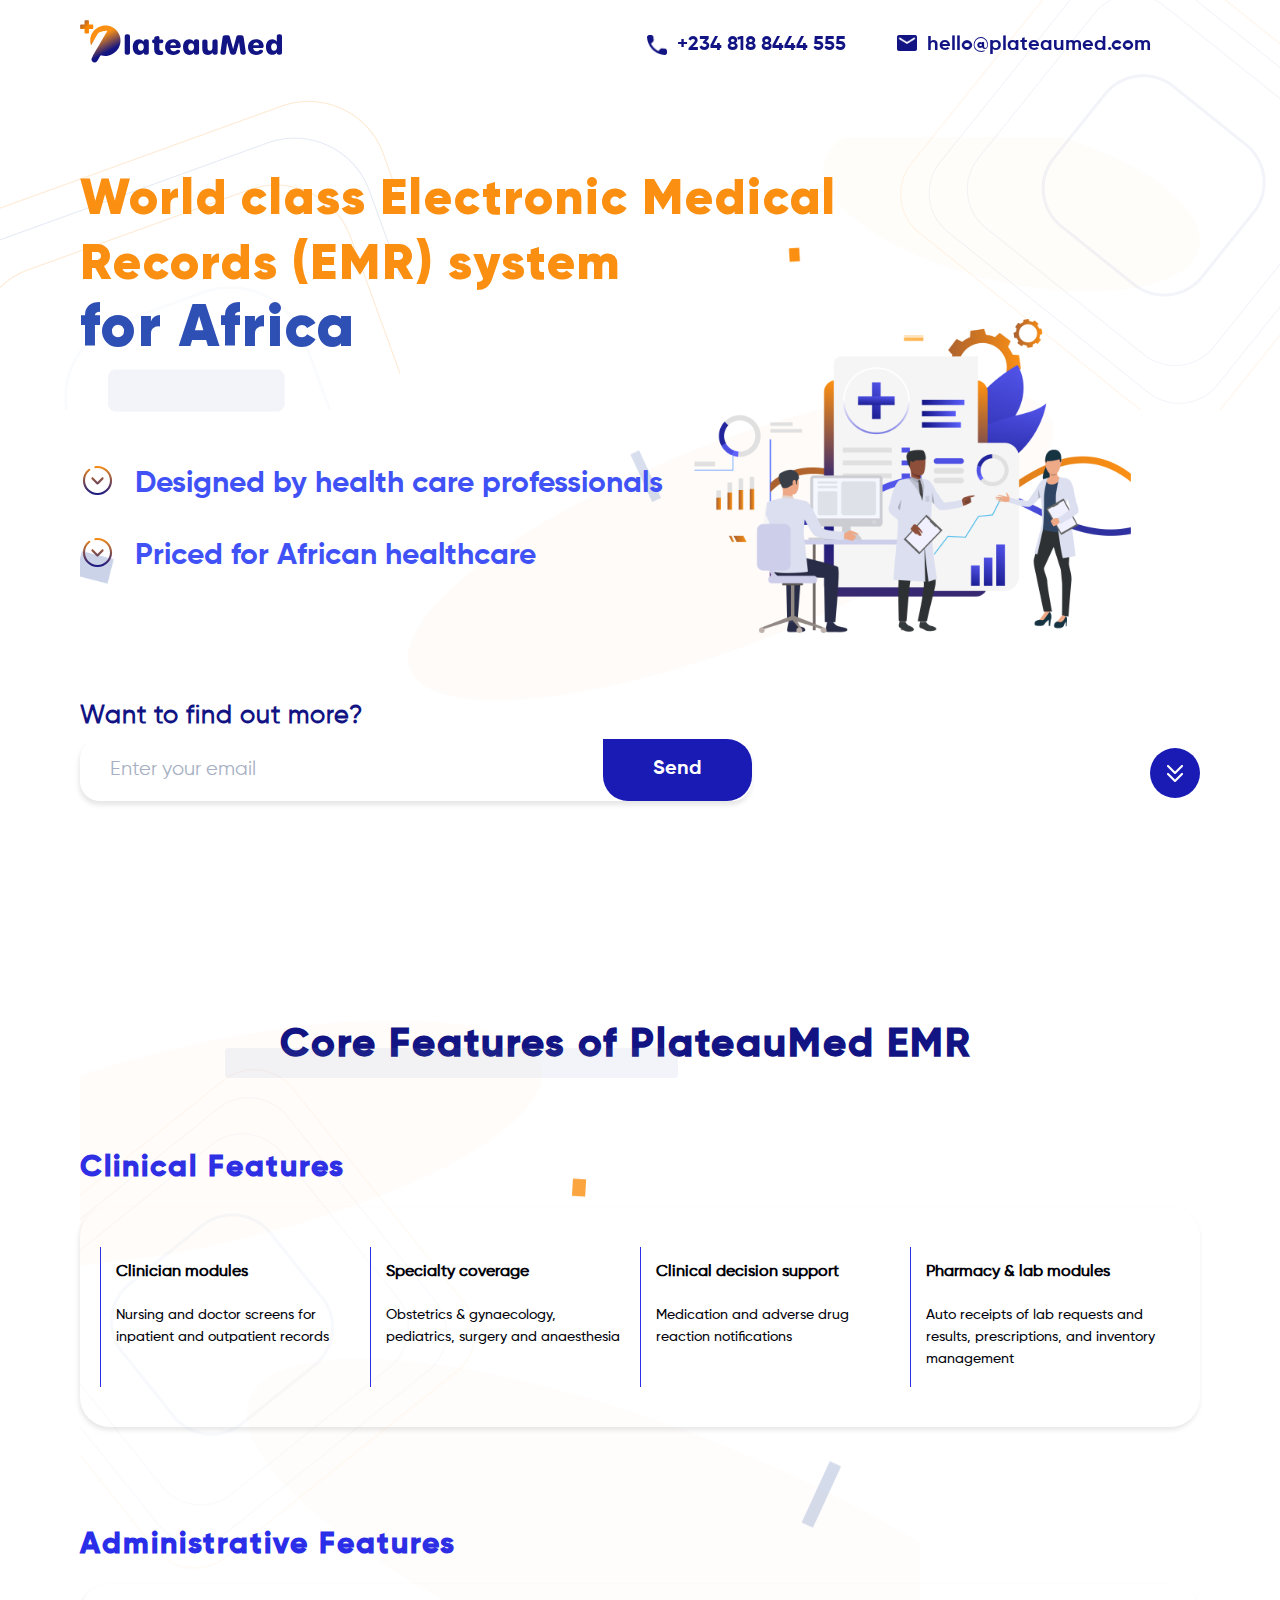
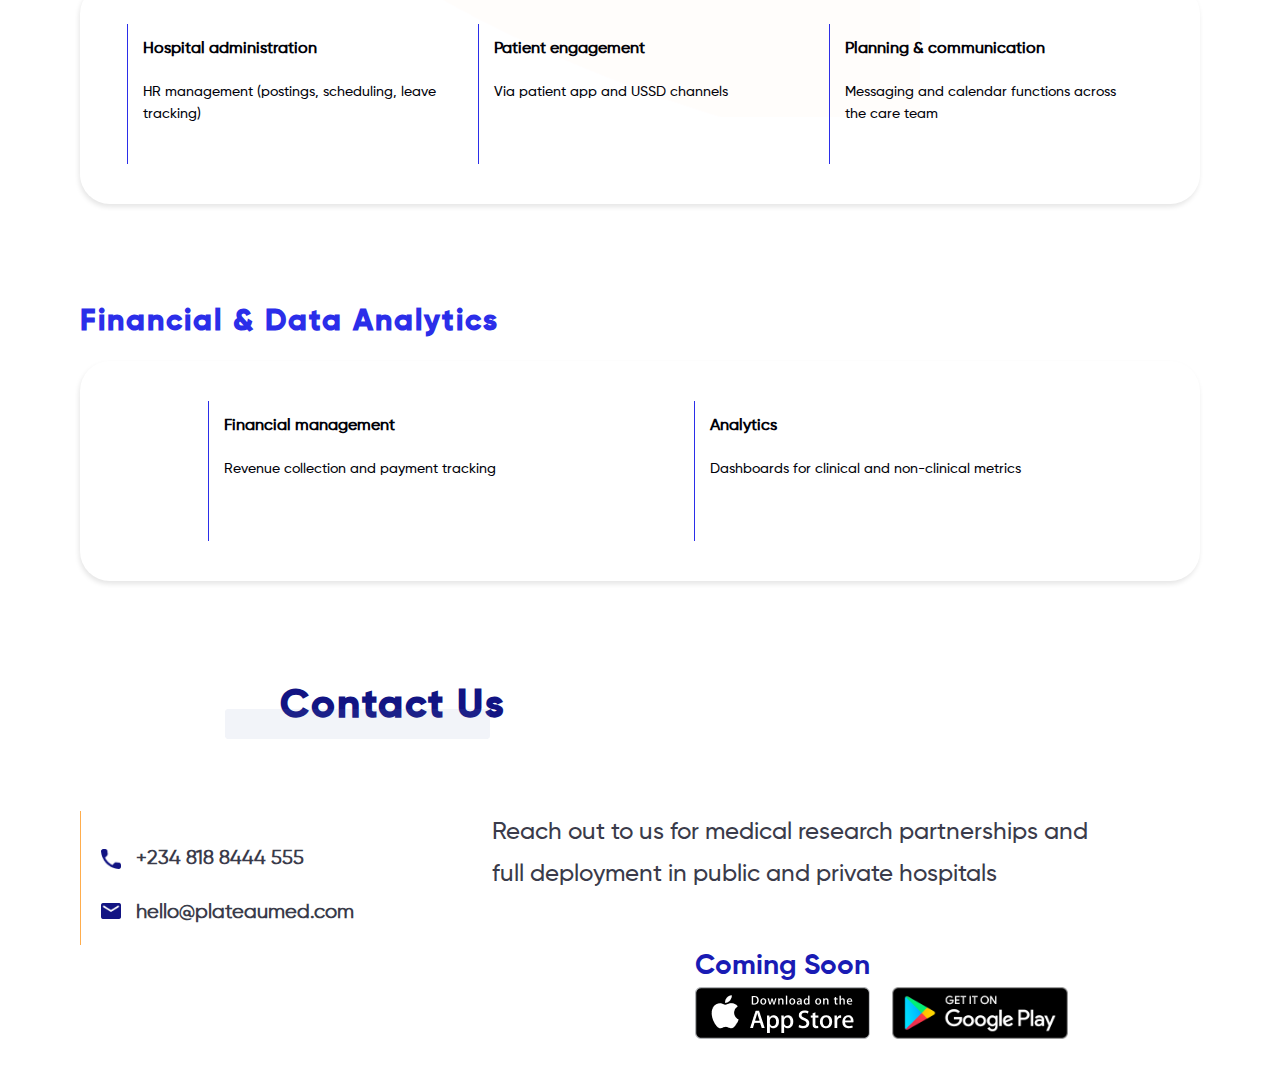
<file: index.html>
<!DOCTYPE html>
<html lang="en">
	<head>
		<meta charset="UTF-8" />
		<meta http-equiv="X-UA-Compatible" content="IE=edge" />
		<meta name="viewport" content="width=device-width, initial-scale=1.0" />
		<link rel="icon" type="image/png" href="img/favicon.png" />
		<meta name="theme-color" content="#ffffff" />
		<link rel="stylesheet" href="css/index.css" />
		<title>PlateauMed</title>
	</head>
	<body>
		<div class="squares-bg"></div>
		<div class="squares-bg-r"></div>
		<nav id="nav" class="nav-container">
			<a href=""
				><img
					class="plateaumed-logo"
					src="img/plateaumed-logo.svg"
					alt="plateaumed-logo"
			/></a>
			<div class="nav-contact-us">
				<p><i class="plateaumed-phone"></i>+234 818 8444 555</p>
				<p><i class="plateaumed-email"></i>hello@plateaumed.com</p>
			</div>
		</nav>
		<div class="plateaumed-container">
			<header class="plateaumed-header">
				<div>
					<h1>
						World class Electronic Medical <br />
						Records (EMR) system
					</h1>
					<p class="plateaumed-africa-text">for Africa</p>
				</div>
				<ul class="plateaumed-header-bullets">
					<li>
						<i class="arrow-down"></i>Designed by health care professionals
					</li>
					<li><i class="arrow-down"></i>Priced for African healthcare</li>
				</ul>
				<div class="plateaumed-header-background"></div>
				<div class="header-contact-us">
					<div class="header-contact-us-wrapper">
						<div class="header-contact-us-entry">
							<p>Want to find out more?</p>
							<br />
							<div>
								<input
									type="email"
									placeholder="Enter your email"
									name="email"
									id="email"
									required
								/>
								<button id="send-mail">Send</button>
							</div>
							<br />
						</div>
						<button id="scroll-btn" class="scroll-down-btn">
							<i class="chevron-double-down"></i>
						</button>
					</div>
					<p id="plateaumed-notify">Your email has been successfully sent!</p>
				</div>
			</header>
			<section id="core-features" class="core-features">
				<div class="anon-bg"></div>
				<h2 class="core-features-header-text">
					Core Features of PlateauMed EMR
					<img src="img/core-features-bg.png" alt="" />
				</h2>
				<div class="clinical-features">
					<h3>Clinical Features</h3>
					<div class="features-wrapper">
						<div class="plateaumed-features">
							<h4>Clinician modules</h4>
							<br />
							<p>
								Nursing and doctor screens for inpatient and outpatient records
							</p>
						</div>
						<div class="plateaumed-features">
							<h4>Specialty coverage</h4>
							<br />
							<p>
								Obstetrics & gynaecology, pediatrics, surgery and anaesthesia
							</p>
						</div>
						<div class="plateaumed-features">
							<h4>Clinical decision support</h4>
							<br />
							<p>Medication and adverse drug reaction notifications</p>
						</div>
						<div class="plateaumed-features">
							<h4>Pharmacy & lab modules</h4>
							<br />
							<p>
								Auto receipts of lab requests and results, prescriptions, and
								inventory management
							</p>
						</div>
					</div>
				</div>

				<div class="administrative-features">
					<h3>Administrative Features</h3>
					<div class="features-wrapper">
						<div class="plateaumed-features">
							<h4>Hospital administration</h4>
							<br />
							<p>HR management (postings, scheduling, leave tracking)</p>
						</div>
						<div class="plateaumed-features">
							<h4>Patient engagement</h4>
							<br />
							<p>Via patient app and USSD channels</p>
						</div>
						<div class="plateaumed-features">
							<h4>Planning & communication</h4>
							<br />
							<p>Messaging and calendar functions across the care team</p>
						</div>
					</div>
				</div>

				<div class="financial-analytics">
					<h3>Financial & Data Analytics</h3>
					<div class="features-wrapper">
						<div class="plateaumed-features">
							<h4>Financial management</h4>
							<br />
							<p>Revenue collection and payment tracking</p>
						</div>
						<div class="plateaumed-features">
							<h4>Analytics</h4>
							<br />
							<p>Dashboards for clinical and non-clinical metrics</p>
						</div>
					</div>
				</div>
			</section>
			<footer class="plateaumed-footer">
				<h2 class="contact-us-header-text">
					Contact Us <img src="img/contact-us-bg.png" alt="" />
				</h2>
				<div class="footer-contact-container">
					<div class="plateaumed-footer-contact">
						<p>
							<i class="plateaumed-phone plateaumed-phone-small"></i>&nbsp;+234
							818 8444 555
						</p>
						<br />
						<br />
						<p>
							<i class="plateaumed-email plateaumed-phone-small"></i
							>&nbsp;hello@plateaumed.com
						</p>
					</div>
					<p class="reach-out">
						Reach out to us for medical research partnerships and full
						deployment in public and private hospitals
					</p>
				</div>
				<div class="badge-container">
					<div class="badge-wrapper">
						<p>Coming Soon</p>
						<div>
							<img src="img/appstore-badge.png" alt="appstore-badge" />
							<img src="img/google-play-badge.png" alt="googleplay-badge" />
						</div>
					</div>
				</div>
			</footer>
		</div>

		<script src="js/index.js"></script>
	</body>
</html>
</file>
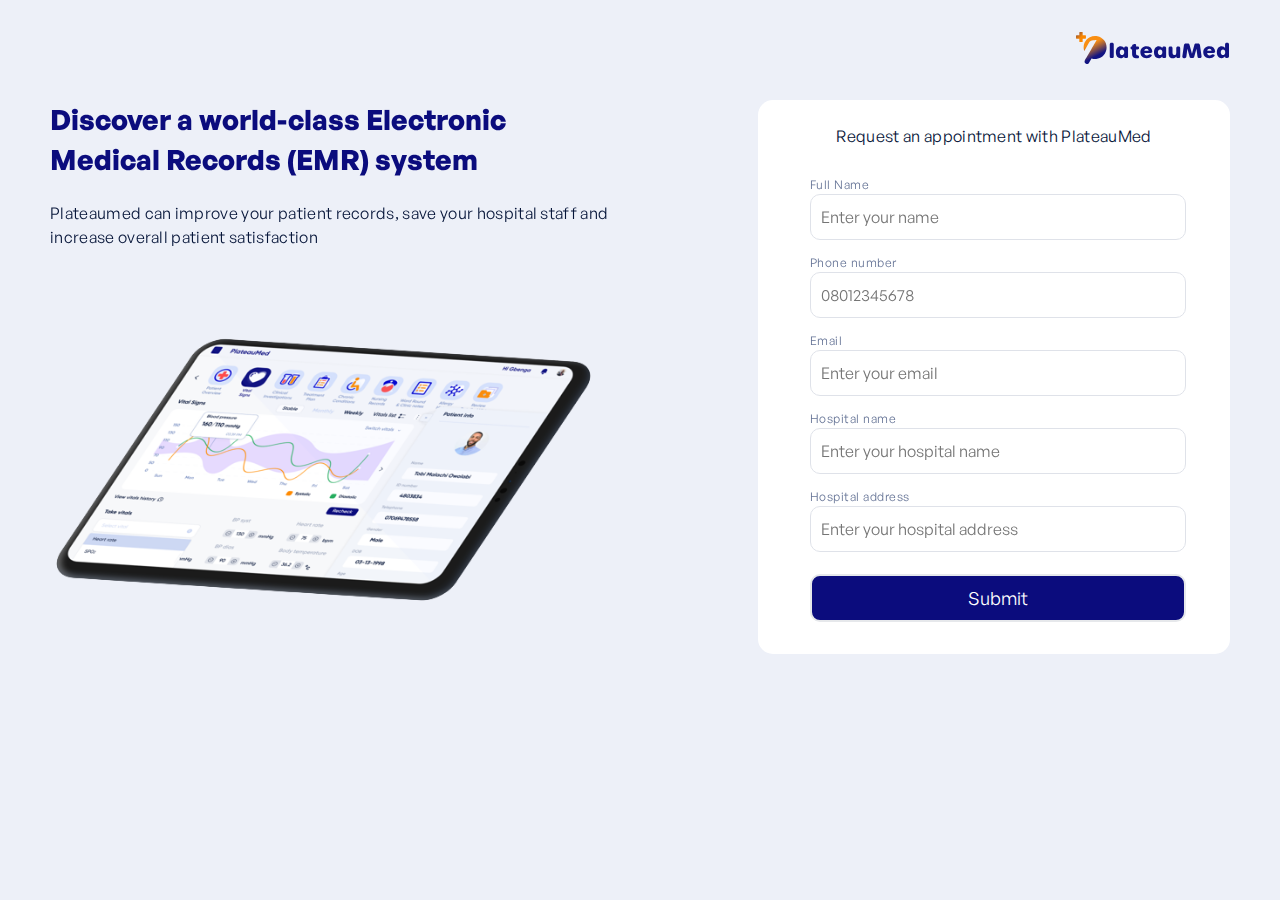
<file: appointment/index.html>
<!DOCTYPE html>
<html lang="en">
  <head>
    <meta charset="UTF-8" />
    <meta http-equiv="X-UA-Compatible" content="IE=edge" />
    <meta name="viewport" content="initial-scale=1, width=device-width" />
    <title>PlateauMed</title>
    <!-- css -->
    <link rel="stylesheet" href="../appointment/styles.css" />
    <!-- font awesome -->
    <link
      rel="stylesheet"
      href="https://cdnjs.cloudflare.com/ajax/libs/font-awesome/4.7.0/css/font-awesome.min.css"
    />
  </head>
  <body>
  <div id="overlay"></div>

  <div id="calendly-popup" class="modal-container" hidden>
   </div>
  <div class="modal modal-container" id="modal" hidden>
    <div class="modal-header">
      <img src="../img/check.png" alt="check mark"/>
      <div class="title">Appointment booked successfully</div>
    </div>
    <div class="modal-body">
     <p> You have successfully booked an appointment and your
      request is being processed</p>
    </div>
    <div class="modal-footer">
      <button id="close-modal">
        Close &times;
      </button>
    </div>

  </div>

  <div class="page-container">
      <nav id="nav" class="nav-container">
        <a href=""
          ><img
            class="plateaumed-logo"
            src="../img/Plateaumed logo.svg"
            alt="plateaumed-logo"
        /></a>
      </nav>
      <div class="wrapper">
        <div class="site">
          <header style="color: #0b0c7d">
            Discover a world-class Electronic <br />
            Medical Records (EMR) system
          </header>
          <h4 id="site">
            Plateaumed can improve your patient records, save your hospital
            staff
            and increase overall patient satisfaction
          </h4>
          <div class="image">
            <img src="../img/tabled.png" alt="" class="img" />
          </div>
        </div>
        <div class="row">
          <div class="column">
            <div class="container" id="form">
              <div class="header">
                <h4 id="text">Request an appointment with PlateauMed</h4>
              </div>
              <form id="real-form" class="form">
                <div class="form-control">
                  <label for="username">Full Name</label>
                  <input
                    type="text"
                    placeholder="Enter your name"
                    id="username"
                    required
                  />

                  <small>Error message</small>
                </div>
                <div class="form-control">
                  <label for="phonenumber">Phone number</label>
                  <input
                    type="phonenumber"
                    placeholder="08012345678"
                    id="phone"
                    required
                  />

                  <small>Error message</small>
                </div>
                <div class="form-control">
                  <label for="email">Email</label>
                  <input
                          type="email"
                          placeholder="Enter your email"
                          id="email"
                          required
                  />

                  <small>Error message</small>
                </div>
                <div class="form-control">
                  <label for="hospital">Hospital name</label>
                  <input
                    type="hospital"
                    placeholder="Enter your hospital name"
                    id="hospital"
                    required
                  />

                  <small>Error message</small>
                </div>
                <div class="form-control">
                  <label for="address">Hospital address</label>
                  <input
                    type="address"
                    placeholder="Enter your hospital address"
                    id="address"
                    required
                  />

                  <small>Error message</small>
                </div>
                <div class="form-control submit-button">
                  <button type="submit">Submit</button>
                </div>

              </form>

            </div>
          </div>
        </div>
      </div>
    </div>

    <script src="../appointment/index.js"></script>
    <script type="text/javascript" src="https://assets.calendly.com/assets/external/widget.js"></script>
  </body>
</html>
</file>
<file: css/index.css>
@font-face {
	font-family: 'GilroyBlack';
	src: url('../fonts/Gilroy-Black.woff') format('woff');
}

@font-face {
	font-family: 'GilroyBold';
	src: url('../fonts/Gilroy-Bold.woff') format('woff');
}

@font-face {
	font-family: 'GilroySemibold';
	src: url('../fonts/Gilroy-Semibold.woff') format('woff');
}

@font-face {
	font-family: 'GilroyHeavy';
	src: url('../fonts/Gilroy-Heavy.woff') format('woff');
}

@font-face {
	font-family: 'GilroyMedium';
	src: url('../fonts/Gilroy-Medium.woff') format('woff');
}

@font-face {
	font-family: 'GilroyRegular';
	src: url('../fonts/Gilroy-Regular.woff') format('woff');
}

body,
html {
	font-size: 62.5%;
	padding: 0;
	margin: 0;
	box-sizing: border-box;
	background-color: #fff;
	font-family: 'GilroyRegular';
}

*,
*:before,
*:after {
	box-sizing: inherit;
}

::-webkit-scrollbar {
	display: none;
}

h1,
h2,
h3,
h4,
p {
	margin: 0;
}

.plateaumed-container {
	padding: 0 8rem 3rem 8rem;
}

.nav-container {
	position: fixed;
	padding: 2rem 8rem;
	width: 100%;
	z-index: 100;
}

.plateaumed-logo {
	height: 5rem;
}

.nav-contact-us {
	float: right;
	clear: right;
}

.nav-contact-us p {
	color: #121483;
	font-size: 2rem;
	line-height: 3rem;
	font-family: 'GilroyBold';
	display: inline-flex;
	align-items: center;
	justify-content: center;
	padding-top: 1rem;
	margin-right: 4.9rem;
}

.nav-contact-us .plateaumed-phone,
.nav-contact-us .plateaumed-email {
	height: 2rem;
	width: 2rem;
	margin-right: 1rem;
	display: inline-block;
	text-align: center;
}

.plateaumed-email {
	background-image: url('../img/email-icon.png');
	background-repeat: no-repeat;
	background-size: contain;
}
.plateaumed-phone {
	background-image: url('../img/telephone-icon.png');
	background-repeat: no-repeat;
	background-size: contain;
}

.plateaumed-header {
	position: relative;
	width: 100%;
	height: 100vh;
	padding: 13rem 0 5rem 0;
	background-image: url('../img/header-background.png');
	background-size: contain;
	background-repeat: no-repeat;
	background-position: center;
	display: flex;
	flex-direction: column;
	justify-content: space-around;
}

.squares-bg {
	position: absolute;
	top: -10%;
	left: 0;
	background-image: url('../img/sqaures.png');
	height: 50rem;
	width: 40rem;
}

.squares-bg-r {
	position: absolute;
	top: -10%;
	right: 0;
	background-image: url('../img/squares-r.png');
	height: 50rem;
	width: 40rem;
}

.plateaumed-header h1,
.plateaumed-header .plateaumed-africa-text {
	position: relative;
	font-size: 6rem;
	letter-spacing: 0.2rem;
	line-height: 6.5rem;
	font-family: 'GilroyBlack';
	display: inline-flex;
}

.plateaumed-header h1 {
	color: #fa8f12;
	width: 75%;
	word-break: break-word;
}

.plateaumed-header .plateaumed-africa-text {
	color: #2e4fb4;
	margin-bottom: 2.5rem;
	width: 42%;
}

.plateaumed-header-bullets {
	list-style: none;
	margin: 0;
	padding-inline-start: 0;
	display: flex;
	flex-direction: column;
	align-items: flex-start;
	justify-content: center;
}

.plateaumed-header-bullets li {
	font-size: 3.5rem;
	line-height: 4.2rem;
	font-family: 'GilroyBold';
	color: #4052f6;
	/* background: -webkit-linear-gradient(90deg, #4052f6, #515bae);
	background: -webkit-gradient(
		linear,
		left top,
		left bottom,
		color-stop(0%, #4052f6),
		color-stop(100%, #515bae)
	);
	background: -moz-linear-gradient(90deg, #4052f6, #515bae);
	background: -ms-linear-gradient(90deg, #4052f6, #515bae);
	background: -o-linear-gradient(90deg, #4052f6, #515bae);
	filter: progid:DXImageTransform.Microsoft.Gradient(startColorStr='#4052f6', endColorStr='#515bae', GradientType=0);
	-ms-filter: "progid:DXImageTransform.Microsoft.Gradient(startColorStr='#4052f6', endColorStr='#515bae', GradientType=0)";
	background: linear-gradient(90deg, #4052f6, #515bae);
	background-clip: text;
	-webkit-background-clip: text;
	-webkit-text-fill-color: transparent; */
	display: flex;
	align-items: flex-start;
	justify-content: flex-start;
	margin-bottom: 3rem;
}

.plateaumed-header-bullets .arrow-down {
	height: 3.5rem;
	width: 3.5rem;
	background-image: url('../img/ArrowDownCircle.svg');
	background-size: contain;
	background-repeat: no-repeat;
	margin-right: 2rem;
	display: inline-block;
}

.plateaumed-header-background {
	background-image: url('../img/header-image.svg');
	background-size: contain;
	background-repeat: no-repeat;
	background-position: center;
	display: none;
	width: 100%;
}

.header-contact-us {
	display: flex;
	flex-direction: column;
	align-items: flex-start;
}

.header-contact-us .header-contact-us-wrapper {
	display: flex;
	align-items: flex-end;
	justify-content: space-between;
	width: 100%;
	margin-top: 2rem;
	margin-bottom: 0.5rem;
}

.header-contact-us .header-contact-us-entry {
	width: 60%;
	display: flex;
	flex-direction: column;
	justify-content: space-between;
}

.header-contact-us .header-contact-us-entry p {
	font-size: 2.5rem;
	font-family: 'GilroyRegular';
	font-weight: 600;
	color: #121483;
	line-height: 3rem;
	letter-spacing: 0.1rem;
}

.header-contact-us .header-contact-us-entry div {
	position: relative;
	width: 100%;
}

.header-contact-us .header-contact-us-entry div input[type='email'] {
	width: 100%;
	padding: 2rem 18rem 2rem 3rem;
	border-radius: 2rem;
	font-size: 1.8rem;
	font-family: 'GilroyRegular';
	margin: 0;
	outline: 0;
	border: 0;
	box-shadow: -0.1rem 0.4rem 0.5rem rgba(0, 0, 0, 0.1);
}

.header-contact-us .header-contact-us-entry input[type='email']:focus {
	border: 0.2rem solid #191bb4;
}

::placeholder {
	font-size: 2rem;
	color: #a6afc2;
	font-family: 'GilroyRegular';
}

#plateaumed-notify {
	color: #02c22c;
	font-size: 2rem !important;
	margin-left: 2rem;
	display: none;
	font-family: 'GilroySemibold';
}

.header-contact-us .header-contact-us-entry button {
	height: 100%;
	background: #191bb4;
	padding: 1.5rem 5rem;
	border: 0;
	border-top-right-radius: 2.5rem;
	border-bottom-left-radius: 2.5rem;
	border-bottom-right-radius: 2.5rem;
	position: absolute;
	top: 0;
	right: 0;
	font-size: 2rem;
	font-family: 'GilroyBold';
	color: #fff;
	cursor: pointer;
}

.scroll-down-btn {
	display: flex;
	align-items: center;
	justify-content: center;
	margin-bottom: 1rem;
	height: 5rem;
	width: 5rem;
	border-radius: 50%;
	color: #fff;
	border: 0;
	background: #191bb4;
}

.scroll-down-btn .chevron-double-down {
	height: 3.5rem;
	width: 3.5rem;
	display: inline-block;
	background-image: url('../img/chevron-double-down.png');
	background-repeat: no-repeat;
	background-position: center;
	cursor: pointer;
}

.core-features {
	margin-top: 12rem;
	margin-bottom: 10rem;
	position: relative;
}

.anon-bg {
	position: absolute;
	top: 0;
	left: 0;
	width: 75%;
	height: 60%;
	background-image: url('../img/core-features-bg2.png');
	background-repeat: no-repeat;
	object-fit: fill;
}

.core-features-header-text,
.contact-us-header-text {
	position: relative;
	font-size: 4rem;
	font-family: 'GilroyBold';
	letter-spacing: 0.2rem;
	color: #121483;
	margin-left: 20rem;
	margin-bottom: 8rem;
}

.core-features-header-text img,
.contact-us-header-text img {
	height: 3rem;
	position: absolute;
	bottom: -15%;
	left: -6%;
}

.clinical-features,
.administrative-features,
.financial-analytics {
	margin-bottom: 10rem;
}

.clinical-features h3,
.administrative-features h3,
.financial-analytics h3 {
	color: #2b2ee9;
	font-size: 3.4rem;
	letter-spacing: 0.2rem;
	font-family: 'GilroyBold';
	margin-bottom: 2rem;
}

.features-wrapper {
	display: flex;
	align-items: center;
	justify-content: space-evenly;
	box-shadow: -0.1rem 0.3rem 0.5rem rgba(0, 0, 0, 0.1);
	border-radius: 3rem;
	padding: 4rem 2rem;
}

.plateaumed-features {
	display: flex;
	flex-direction: column;
	align-items: flex-start;
	justify-content: flex-start;
	padding: 1.5rem;
	border-left: 0.1rem solid #2b2ee9;
	height: 18rem;
}

.clinical-features .plateaumed-features {
	width: 25%;
}

.administrative-features .plateaumed-features {
	width: 25%;
}

.financial-analytics .plateaumed-features {
	width: 35%;
}

.plateaumed-features h4 {
	font-size: 2rem;
	line-height: 2.5rem;
	font-family: 'GilroyMedium';
	margin-bottom: 1.5rem;
	color: #000109;
}

.plateaumed-features p {
	font-size: 2rem;
	color: #000109;
	font-family: 'GilroyMedium';
}

.footer-contact-container {
	display: flex;
	align-items: flex-start;
	justify-content: space-between;
	width: 92%;
}

.plateaumed-footer-contact {
	border-left: 0.1rem solid #ffad4d;
	padding: 2rem 0 2rem 2rem;
	display: flex;
	flex-direction: column;
	align-items: flex-start;
	justify-content: space-between;
}

.plateaumed-footer div .reach-out {
	color: #3a3b4a;
	font-size: 2.8rem;
	line-height: 4.2rem;
	width: 60%;
	font-family: 'GilroyMedium';
}

.plateaumed-footer-contact p {
	display: flex;
	align-items: center;
	justify-content: space-between;
	color: #3a3b4a;
	font-size: 2rem;
	font-family: 'GilroyRegular';
	font-weight: 600;
	margin-top: 1.5rem;
}

.plateaumed-phone-small {
	height: 2rem;
	width: 2rem;
	margin-right: 1rem;
	display: inline-block;
}

.badge-container {
	display: flex;
	width: 90%;
	flex-direction: column;
	align-items: flex-end;
	justify-content: space-between;
}

.badge-wrapper {
	display: flex;
	flex-direction: column;
	align-items: flex-start;
}

.badge-container p {
	color: #191bb4;
	font-size: 2.8rem;
	line-height: 4.2rem;
	font-family: 'GilroyBold';
}

.badge-container img {
	height: 5.2rem;
	margin-right: 2rem;
}

@media screen and (max-width: 767px) {
	.plateaumed-container {
		padding: 0 2rem 2rem 2rem;
	}

	.squares-bg,
	.squares-bg-r {
		display: none;
	}

	.nav-container {
		width: 100%;
		padding: 1.5rem 2rem;
	}

	.plateaumed-logo {
		height: 2.2rem;
	}

	.nav-contact-us {
		display: none;
	}

	.plateaumed-header {
		margin-bottom: 4rem;
		background: #fff;
		height: fit-content;
		padding: 8rem 0 0rem 0;
	}

	.plateaumed-header h1,
	.plateaumed-header .plateaumed-africa-text {
		font-size: 2.4rem;
		letter-spacing: 0.1rem;
		line-height: 3rem;
	}

	.plateaumed-header h1 {
		margin-right: 0;
		width: 80%;
		display: inline;
	}

	.plateaumed-header h1 br {
		display: inline;
	}

	.plateaumed-header .plateaumed-africa-text {
		color: #2e4fb4;
		width: 51%;
		margin-bottom: 2.5rem;
	}

	.plateaumed-header-bullets {
		margin-bottom: 2.5rem;
	}

	.plateaumed-header-bullets li {
		font-size: 1.6rem;
		line-height: 1.9rem;
	}

	.plateaumed-header-bullets .arrow-down {
		height: 2rem;
		width: 2rem;
		margin-right: 1rem;
	}

	.plateaumed-header-background {
		margin-top: 0;
		display: block;
		height: 30rem;
	}

	.header-contact-us .header-contact-us-wrapper {
		display: block;
		margin-top: 1.5rem;
	}

	.header-contact-us .header-contact-us-entry {
		width: 100%;
	}

	.header-contact-us .header-contact-us-entry p {
		font-size: 1.6rem;
	}

	.header-contact-us .header-contact-us-entry div input[type='email'] {
		width: 100%;
		padding: 1.5rem 12rem 1.5rem 1.5rem;
		border-radius: 1.7rem;
		font-size: 1.6rem;
	}

	::placeholder {
		font-size: 1.4rem;
	}

	.header-contact-us .header-contact-us-entry button {
		padding: 1rem 3.5rem;
		border-top-right-radius: 1.7rem;
		border-bottom-left-radius: 1.7rem;
		border-bottom-right-radius: 1.7rem;
		font-size: 1.6rem;
	}

	#plateaumed-notify {
		font-size: 1.4rem !important;
	}

	.scroll-down-btn {
		display: none;
	}

	.core-features {
		margin-top: 5rem;
		margin-bottom: 2.5rem;
	}

	.core-features-header-text,
	.contact-us-header-text {
		font-size: 1.8rem;
		margin-bottom: 2.5rem;
		margin-left: 1.4rem;
		letter-spacing: 0;
	}

	.core-features-header-text img,
	.contact-us-header-text img {
		height: 1.5rem;
		left: -10%;
	}

	.clinical-features,
	.administrative-features,
	.financial-analytics {
		margin-bottom: 2.5rem;
	}

	.clinical-features .plateaumed-features,
	.administrative-features .plateaumed-features,
	.financial-analytics .plateaumed-features {
		width: 100%;
	}
	.clinical-features h3,
	.administrative-features h3,
	.financial-analytics h3 {
		font-size: 1.6rem;
	}

	.features-wrapper {
		flex-direction: column;
		align-items: flex-start;
		box-shadow: none;
		padding: 1rem 0;
	}

	.plateaumed-features {
		margin-bottom: 2rem;
		height: 12rem;
	}

	.administrative-features .plateaumed-features,
	.financial-analytics .plateaumed-features {
		width: 100%;
	}

	.plateaumed-features h4 {
		font-size: 1.6rem;
	}

	.plateaumed-features p {
		font-size: 1.6rem;
		line-height: 2rem;
	}

	.plateaumed-footer div {
		display: flex;
		flex-direction: column;
		align-items: flex-start;
		justify-content: space-between;
	}

	.plateaumed-footer div .reach-out {
		font-size: 1.6rem;
		margin-bottom: 4rem;
		width: 100%;
	}

	.plateaumed-footer-contact {
		margin-bottom: 4rem;
	}

	.plateaumed-footer-contact p {
		font-size: 1.6rem;
	}

	.plateaumed-phone-small {
		height: 2rem;
		width: 3rem;
	}

	.badge-container {
		float: none;
		display: flex;
		flex-direction: column;
		align-items: flex-start;
		justify-content: space-between;
	}

	.badge-container p {
		font-size: 1.4rem;
		line-height: 2rem;
	}

	.badge-wrapper div {
		display: flex;
		flex-direction: row;
	}

	.badge-container img {
		height: 3.2rem;
		margin-right: 1rem;
	}
}

@media (min-width: 320px) and (max-width: 375px) {
	.plateaumed-header h1 {
		width: 85%;
	}

	.plateaumed-header h1,
	.plateaumed-header .plateaumed-africa-text {
		font-size: 1.7rem;
		letter-spacing: 0.1rem;
		line-height: 2.8rem;
	}
}

@media (min-width: 768px) and (max-width: 1099px) {
	.nav-container {
		padding: 2rem 4.5rem;
	}

	.plateaumed-container {
		padding: 0 4.5rem 2rem 4.5rem;
	}

	.plateaumed-logo {
		height: 3.5rem;
	}

	.nav-contact-us p {
		font-size: 1.4rem;
		margin-right: 1.8rem;
	}

	.nav-contact-us .plateaumed-phone,
	.nav-contact-us .plateaumed-email {
		height: 1.8rem;
		width: 1.8rem;
	}

	.plateaumed-header {
		position: relative;
		width: 100%;
		padding: 10rem 0 4rem 0;
		background-size: contain;
		background-position-y: 20%;
	}

	.squares-bg {
		height: 40rem;
		width: 30rem;
	}

	.squares-bg-r {
		height: 40rem;
		width: 30rem;
	}

	.plateaumed-header h1 {
		width: 92%;
		font-size: 3.8rem;
		line-height: 6rem;
	}

	.plateaumed-header .plateaumed-africa-text {
		font-size: 4.2rem;
	}

	.plateaumed-header-bullets {
		list-style: none;
		margin: 0;
		padding-inline-start: 0;
	}

	.plateaumed-header-bullets li {
		font-size: 2.4rem;
		line-height: 3.4rem;
	}

	.plateaumed-header-bullets .arrow-down {
		height: 3.2rem;
		width: 3.2rem;
	}

	.header-contact-us .header-contact-us-entry p {
		font-size: 2rem;
		line-height: 4rem;
	}

	.header-contact-us .header-contact-us-entry div input[type='email'] {
		width: 100%;
		padding: 2rem 14rem 2rem 2.5rem;
		border-radius: 1.8rem;
		font-size: 1.6rem;
	}

	::placeholder {
		font-size: 1.6rem;
	}

	#plateaumed-notify {
		font-size: 1.8rem !important;
		margin-left: 1.5rem;
	}

	.header-contact-us .header-contact-us-entry button {
		padding: 1.5rem 4rem;
		border: 0;
		border-top-right-radius: 2.2rem;
		border-bottom-left-radius: 2.2rem;
		border-bottom-right-radius: 2.2rem;
		font-size: 1.8rem;
	}

	.scroll-down-btn {
		margin-bottom: 1rem;
		height: 4rem;
		width: 4rem;
	}

	.scroll-down-btn .chevron-double-down {
		height: 2rem;
		width: 2rem;
	}

	.core-features {
		margin-top: 8rem;
		margin-bottom: 6rem;
	}

	.anon-bg {
		width: 70%;
		height: 55%;
	}

	.core-features-header-text,
	.contact-us-header-text {
		font-size: 2.8rem;
		margin-left: 8rem;
		margin-bottom: 7rem;
	}

	.core-features-header-text img,
	.contact-us-header-text img {
		height: 2.2rem;
		bottom: -12%;
		left: -20%;
	}

	.clinical-features,
	.administrative-features,
	.financial-analytics {
		margin-bottom: 8rem;
	}

	.clinical-features h3,
	.administrative-features h3,
	.financial-analytics h3 {
		font-size: 2.4rem;
		margin-bottom: 1.8rem;
	}

	.features-wrapper {
		border-radius: 2.8rem;
		padding: 3.6rem 1.8rem;
	}

	.plateaumed-features {
		padding: 1rem;
		height: 13rem;
	}

	.administrative-features .plateaumed-features {
		width: 28%;
	}

	.financial-analytics .plateaumed-features {
		width: 35%;
	}

	.plateaumed-features h4 {
		font-size: 1.2rem;
		line-height: 2rem;
		margin-bottom: 1.2rem;
	}

	.plateaumed-features p {
		font-size: 1.2rem;
		line-height: 1.8rem;
		font-family: 'GilroyMedium';
	}

	.plateaumed-footer-contact {
		padding: 1.8rem 0 1.8rem 1.8rem;
	}

	.plateaumed-footer div .reach-out {
		font-size: 2rem;
		line-height: 3.4rem;
		width: 60%;
		font-family: 'GilroyMedium';
	}

	.plateaumed-footer-contact p {
		font-size: 1.6rem;
		margin-top: 1.2rem;
	}

	.plateaumed-phone-small {
		height: 2rem;
		width: 2rem;
		margin-right: 1rem;
	}

	.badge-container p {
		font-size: 2.4rem;
		margin-bottom: 1.2rem;
	}

	.badge-container img {
		height: 4.6rem;
		margin-right: 1.8rem;
	}
}

@media (min-width: 1100px) and (max-width: 1280px) {
	.plateaumed-features h4 {
		font-size: 1.6rem;
		line-height: 2rem;
	}

	.plateaumed-features p {
		font-size: 1.4rem;
		line-height: 2.2rem;
		font-family: 'GilroyMedium';
	}

	.plateaumed-footer div .reach-out {
		color: #3a3b4a;
		font-size: 2.4rem !important;
		line-height: 4.2rem;
		width: 60%;
	}
}

@media (min-width: 1100px) and (max-width: 1365px) {
	.plateaumed-header h1 {
		width: 85% !important;
		font-size: 5rem !important;
	}

	.plateaumed-header-bullets li {
		font-size: 3rem !important;
		line-height: 4.2rem !important;
	}
}

@media (min-width: 1366px) and (max-width: 1439px) {
	.plateaumed-header h1 {
		width: 85% !important;
		font-size: 5.5rem !important;
	}

	.plateaumed-header-bullets li {
		font-size: 3.2rem !important;
		line-height: 4.2rem !important;
	}
}

@media (min-width: 1440px) and (max-width: 1599px) {
	.plateaumed-header h1 {
		width: 80% !important;
		font-size: 5.8rem !important;
	}

	.plateaumed-header-bullets li {
		font-size: 3.2rem !important;
		line-height: 4.2rem !important;
	}
}

@media (min-width: 1600px) and (max-width: 1919px) {
	/* .plateaumed-header h1 {
		width: 64% !important;
	} */

	.plateaumed-header-bullets li {
		font-size: 3.8rem !important;
		line-height: 5.2rem !important;
	}
}

@media (min-width: 1920px) and (max-width: 2260px) {
	.plateaumed-header h1 {
		width: 60% !important;
	}

	.plateaumed-header h1,
	.plateaumed-header .plateaumed-africa-text {
		font-size: 7rem !important;
		line-height: 8.2rem !important;
	}

	.plateaumed-header .plateaumed-africa-text {
		width: 45% !important;
	}

	.plateaumed-header-bullets li {
		font-size: 4.5rem !important;
		line-height: 5.2rem !important;
	}
}

@media (min-width: 2261px) and (max-width: 2560px) {
	.plateaumed-header h1 {
		width: 50% !important;
	}

	.plateaumed-header h1,
	.plateaumed-header .plateaumed-africa-text {
		font-size: 8rem !important;
		line-height: 9.2rem !important;
	}

	.plateaumed-header .plateaumed-africa-text {
		width: 55% !important;
	}

	.plateaumed-header-bullets li {
		font-size: 5.8rem !important;
		line-height: 7.2rem !important;
	}
}

@media (min-width: 1100px) and (max-width: 1440px) {
	.nav-contact-us p {
		font-size: 2rem;
		margin-right: 4.9rem;
	}

	.plateaumed-header h1 {
		width: 85%;
	}

	.clinical-features h3,
	.administrative-features h3,
	.financial-analytics h3 {
		font-size: 3rem;
	}

	.plateaumed-features {
		height: 14rem;
	}

	.administrative-features .plateaumed-features {
		width: 30%;
	}

	.financial-analytics .plateaumed-features {
		width: 35%;
	}

	.plateaumed-footer-contact {
		border-left: 0.1rem solid #ffad4d;
		padding: 2rem 0 2rem 2rem;
	}
}
</file>
<file: appointment/styles.css>
@font-face {
  font-family: "GeneralSansBold";
  src: url("../appointment/fonts/OTF/GeneralSans-Bold.otf");
}

@font-face {
  font-family: "GeneralSansBoldItalic";
  src: url("../appointment/fonts/OTF/GeneralSans-BoldItalic.otf");
}

@font-face {
  font-family: "GeneralSansExtralight";
  src: url("../appointment/fonts/OTF/GeneralSans-Extralight.otf");
}

@font-face {
  font-family: "GeneralSansExtraLightItalic";
  src: url("../appointment/fonts/OTF/GeneralSans-ExtralightItalic.otf");
}

@font-face {
  font-family: "GeneralSansItalic";
  src: url("../appointment/fonts/OTF/GeneralSans-Italic.otf");
}

@font-face {
  font-family: "GeneralSansLight";
  src: url("../appointment/fonts/OTF/GeneralSans-Light.otf");
}
@font-face {
  font-family: "GeneralSansLightItalic";
  src: url("../appointment/fonts/OTF/GeneralSans-LightItalic.otf");
}
@font-face {
  font-family: "GeneralSansMedium";
  src: url("../appointment/fonts/OTF/GeneralSans-Medium.otf");
}
@font-face {
  font-family: "GeneralSansMediumItalic";
  src: url("../appointment/fonts/OTF/GeneralSans-MediumItalic.otf");
}
@font-face {
  font-family: "GeneralSansRegular";
  src: url("../appointment/fonts/OTF/GeneralSans-Regular.otf");
}
@font-face {
  font-family: "GeneralSansSemibold";
  src: url("../appointment/fonts/OTF/GeneralSans-Semibold.otf");
}
@font-face {
  font-family: "GeneralSansSemiboldItalic";
  src: url("../appointment/fonts/OTF/GeneralSans-SemiboldItalic.otf");
}
* {
  box-sizing: border-box;
}

body,
html {
  font-size: 16px;
  padding: 0;
  margin: 0;
  box-sizing: border-box;
  font-family: "GeneralSansRegular";
  background-color: #edf0f8;
  scroll-behavior: smooth;
  color:#051438;
}
.page-container {
  background-color: #edf0f8;
  padding: 2rem 3.125rem 1.75rem 3.125rem;
}
.wrapper {
  display: flex;
  justify-content: space-between;
  flex-wrap: wrap;
  padding-top: 2.25rem;
}
nav {
  height: 2rem;

  border: 50px;
  display: flex;
  flex-direction: row-reverse;
}
.column {

  background: #ffffff;
  border-radius: 15px;
}
.site {
  position: relative;
}

header {
  font-family: "GeneralSansBold";
  font-size: 28px;
  font-weight: 700;
  line-height: 40px;
  letter-spacing: 0em;
}
#site {
  font-family: "GeneralSansRegular";
  font-size: 16px;
  font-style: normal;
  font-weight: 500;
  line-height: 24px;
  letter-spacing: 0.02em;
}
#text {
  font-family: "GeneralSansRegular";
  font-size: 16px;
  font-weight: 500;
  line-height: 24px;
  letter-spacing: 0.02em;
  text-align: center;
}
.image {

  margin-top: 4rem;
}
.img {
  width: 100%;
  /* height: 100% */
}
.form {
  padding: 0px 40px;
}

.form-control {
  margin-bottom: 10px;
  position: relative;
  width: 100%;
  padding: 0px 4px 0px 12px;
}

.form-control label {
  position: static;
  left: 0px;
  top: 0px;

  /* Labels */

  font-family: "GeneralSansRegular";
  font-style: normal;
  font-weight: 500;
  font-size: 12px;
  line-height: 16px;
  /* identical to box height, or 133% */

  text-align: center;
  letter-spacing: 0.04em;

  /* text/main */

  color: #677597;

  /* Inside auto layout */
  margin: 8px 0px;
}

#calendly-popup{
  position: absolute;
  left: 25%;
  right: 25%;
  top: 5%;
  bottom: 5%;
  z-index: 1;
}

.form-control input {
  border: 1px solid #dfe2e9;
  border-radius: 10px;
  display: block;
  font-family: inherit;
  font-size: 16px;
  font-weight: 400;
  padding: 10px;
  width: 100%;
  line-height: 24px;
}

.form-control input:focus {
  outline: 0;
  border-color: #0b0c7d;
  display: flex;
  flex-direction: row;
  align-items: flex-start;
  padding: 12px 4px 12px 12px;

  position: static;
  height: 48px;
  left: 0px;
  top: 24px;
  /* primary/blue */

  border-radius: 10px;
}
.date {

  height: 16px;
  left: 0px;
  top: 0px;

  /* Labels */

  font-family: "GeneralSansRegular";
  font-style: normal;
  font-weight: 500;
  font-size: 12px;
  line-height: 16px;
  /* identical to box height, or 133% */

  text-align: center;
  letter-spacing: 0.04em;

  /* text/main */

  color: #27ae60;

  /* Inside auto layout */

  flex: none;
  order: 0;
  flex-grow: 0;
  margin: 8px 0px;
}
#date {
  border: #e2f8eb;
  display: flex;
  flex-direction: row;
  align-items: center;
  padding: 6px 4px 6px 12px;

  position: static;
  left: 0px;
  top: 0px;
  color: red;
  background: #e2f8eb;
  border-radius: 10px;
  cursor: pointer;
  margin: 8px 0px;
}

.form-control.error input {
  border-color: #e74c3c;
}

.form-control i {
  top: 40px;
  right: 10px;
}

.form-control.success i.fa-check-circle {
  color: #2ecc71;
  visibility: visible;
}

.form-control.error i.fa-exclamation-circle {
  color: #e74c3c;
  visibility: visible;
}

.form-control small {
  color: #e74c3c;
  position: absolute;
  bottom: 0;
  left: 0;
  visibility: hidden;
}

.form-control.error small {
  visibility: visible;
}

.form button {
  background-color: #0b0c7d;
  border: 2px solid #e6e8eb;
  border-radius: 10px;
  color: #ffffff;
  display: block;
  font-family: "GeneralSansRegular";
  font-size: 18px;
  padding: 10px;
  width: 100%;
  top: 528px;
  margin-top:22px;
}
.submit-button{
  margin-bottom: 0px;
}

.calendar {
  color: #27ae60;
  padding-left: 100px;
}

/* button */
.modal {
  /*position: fixed;*/
  /*top: 50%;*/
  /*left: 50%;*/
  /*transform: translate(-50%, -50%) scale(0);*/
  transition: 200ms ease-in-out;
  border-radius: 15px;
  z-index: 10;
  background-color: white;
  box-shadow: 0 -5px 0 0 #27ae60;

}

.header h4{
  margin:0;
}

.modal.active {
  /*transform: translate(-50%, -50%) scale(1);*/
}

.modal-header{
  display: flex;
  flex-direction: column;
  justify-content: center;
  align-items: center;
}

.modal-header .title {


  /* H5 */

  font-family: 'GeneralSansRegular', sans-serif;
  font-style: normal;
  font-weight: 500;
  font-size: 23.04px;
  line-height: 24px;
  /* identical to box height, or 139% */

  /* alert/green */
  letter-spacing: 0.02em;
  margin:24px 0px 16px;

  color: #27ae60;
}

#form{
  padding-top:24px;
  padding-bottom: 32px;

}

#close {
  margin: 0;
  -ms-transform: translateY(-50%);
  transform: translateY(-50%);
  background: #0b0c7d;
  border-radius: 10px;
}
#check {



  background: #ffffff;
}

.row{
  width: 40%;
}

.site{
  width: 48%;
}

.modal-body {


  /* Body */

  font-family: "GeneralSansRegular";
  font-style: normal;
  font-weight: 400;
  font-size: 16px;
  line-height: 24px;
  /* or 150% */
  padding:0px 68px;
  text-align: center;
  letter-spacing: 0.02em;
  color: #051438;
}
.modal-footer{
  display: flex;
  justify-content: center;
  align-items: center;
}

.modal-footer button{
   padding: 15px 30px;
  font-style: normal;
  font-weight: 500;
  font-size: 18px;
  line-height: 18px;
  background: #0B0C7D;
  border-radius: 10px;
  color:#ffffff;
  border-style: none;
  cursor: pointer;
}

.modal{
  padding:50px 0px;
  position: fixed;
  left: 30%;
  right: 30%;
  top:25%;
}

.close-button{

}

#overlay {
  position: fixed;
  opacity: 0;
  transition: 200ms ease-in-out;
  top: 0;
  left: 0;
  right: 0;
  bottom: 0;
  pointer-events: none;
  background: rgba(11, 12, 125, 0.4);
  backdrop-filter: blur(10px);
}

.header{ margin-bottom: 24px}

#overlay.active {
  opacity: 1;
  pointer-events: all;
  z-index: 1;
}

#page-region > div{
  background: transparent !important;
  margin-top: 0;
  margin-bottom: 0;
}

/* width */
::-webkit-scrollbar {
  width: 10px;
}

/* Track */
::-webkit-scrollbar-track {
  background: #f1f1f1;
}

/* Handle */
::-webkit-scrollbar-thumb {
  background: #888;
}

/* Handle on hover */
::-webkit-scrollbar-thumb:hover {
  background: #555;
}

/* media queries*/
@media only screen and (max-width: 1200px) {
.image {
    display: none;
  }
  nav{
    display: block;
  }
  .row{
    width: 100%;
  }
  .page-container{
    padding: 2rem 15px 1.75rem 15px;
  }
  .form{
    padding: 0px 20px;
  }
  .site{
    width: 100%;
  }

  #calendly-popup{
    left: 5%;
    right: 5%;
    top: 10%;
    bottom: 5%;
    z-index: 1;
  }

}
@media only screen and (max-width: 600px) {
  /*Big smartphones [426px -> 600px]*/
  nav{
    display: block;
  }
  .row{
    width: 100%;
  }
  .page-container{
    padding: 2rem 15px 1.75rem 15px;

  }
  .form{
    padding: 0px 20px;
  }
  .site{
    width: 100%;
  }
  .title{
    font-size: 16px !important;
  }
  .modal{
    padding:48px 0px;
    position: fixed;
    left: 5%;
    right: 5%;
    top:25%;
  }
  .modal-body{
    padding:0px 20px;
    font-size: 13.3px;
  }
  .modal-body p{
    margin:0;
  }
  header {
    font-size: 18px;
  }
  #site{
    font-size: 14px;
  }
  #text{
    margin:0;
  }
  .form-control{
    padding: 0 4px 0 12px;
  }
  .header{
    padding: 0 48px
  }

}
@media only screen and (max-width: 425px) {
  .wrapper {
    display: block;
  }
  nav{
    display: block;
  }
  .row{
    width: 100%;
  }
  .site{
    width: 100%;
  }
  .page-container{
    padding: 2rem 15px 1.75rem 15px;
  }
  .form{
    padding: 0px 20px;
  }
}
</file>
